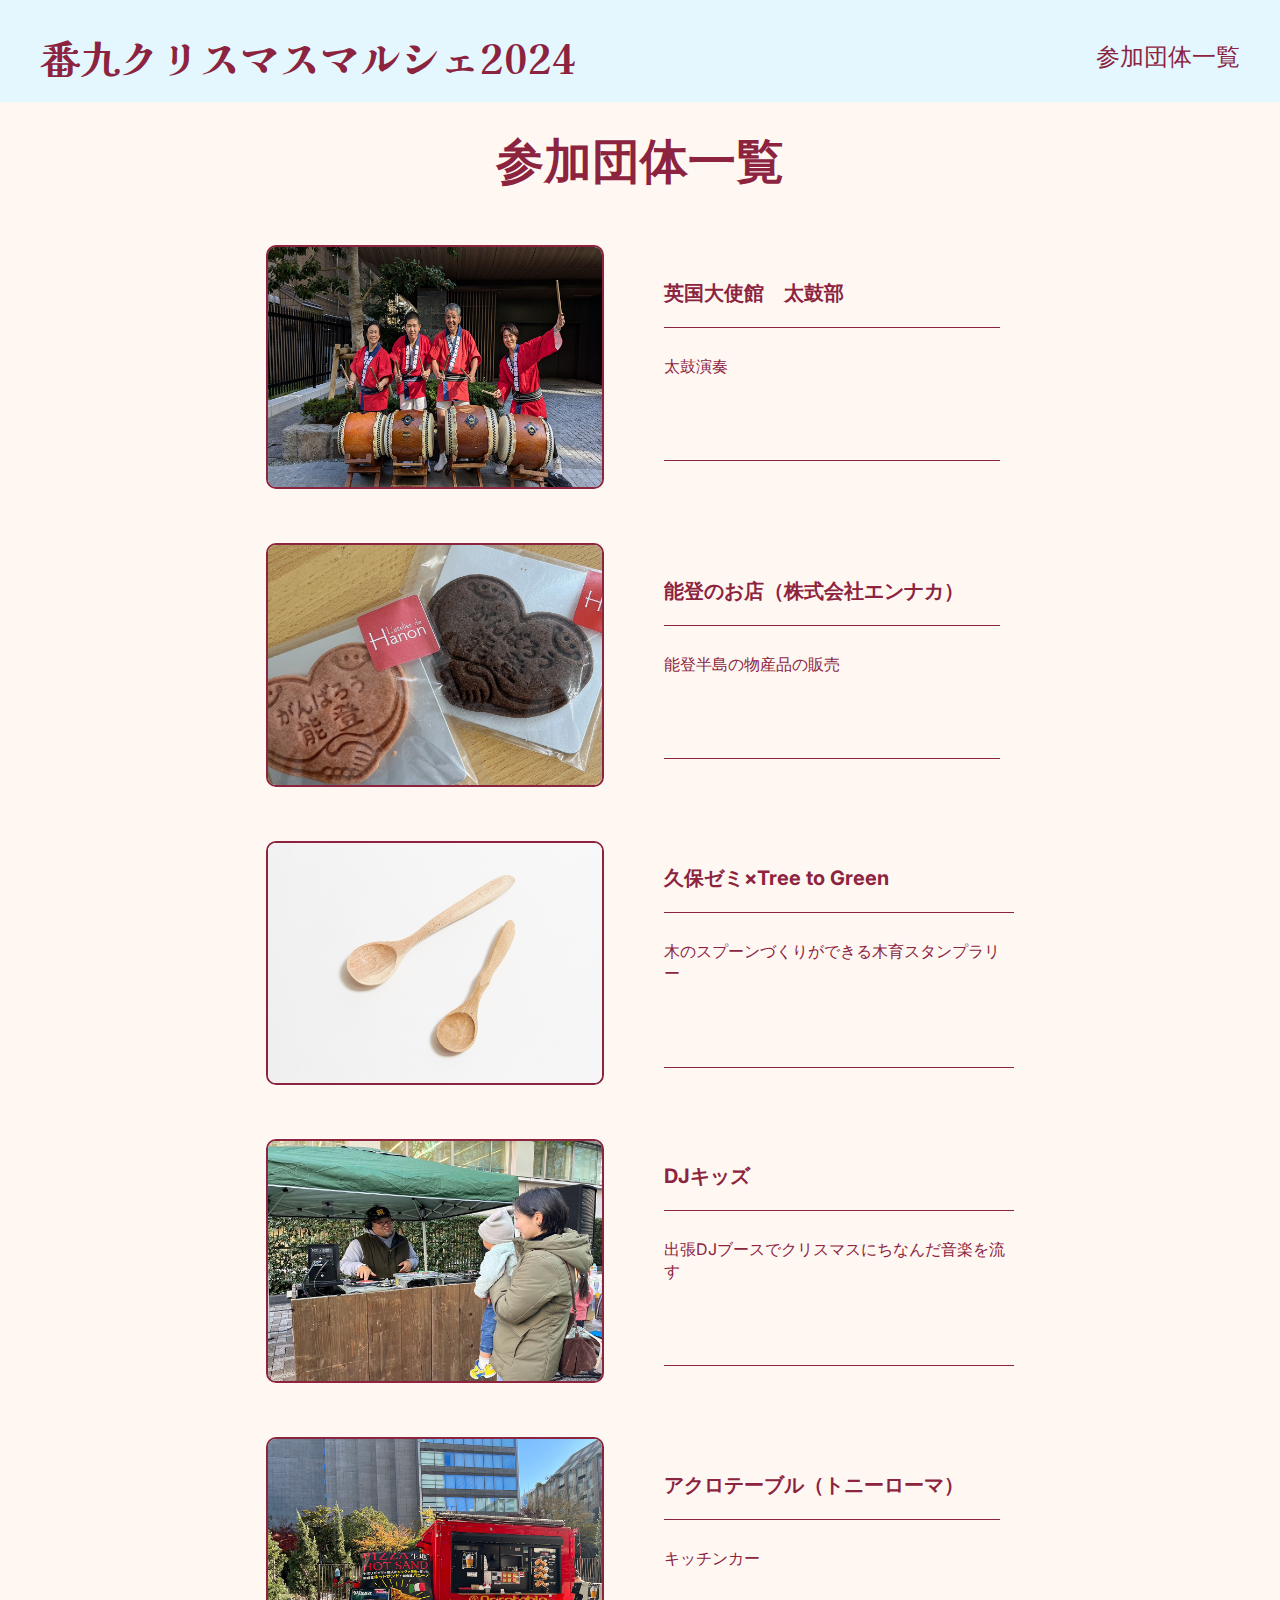
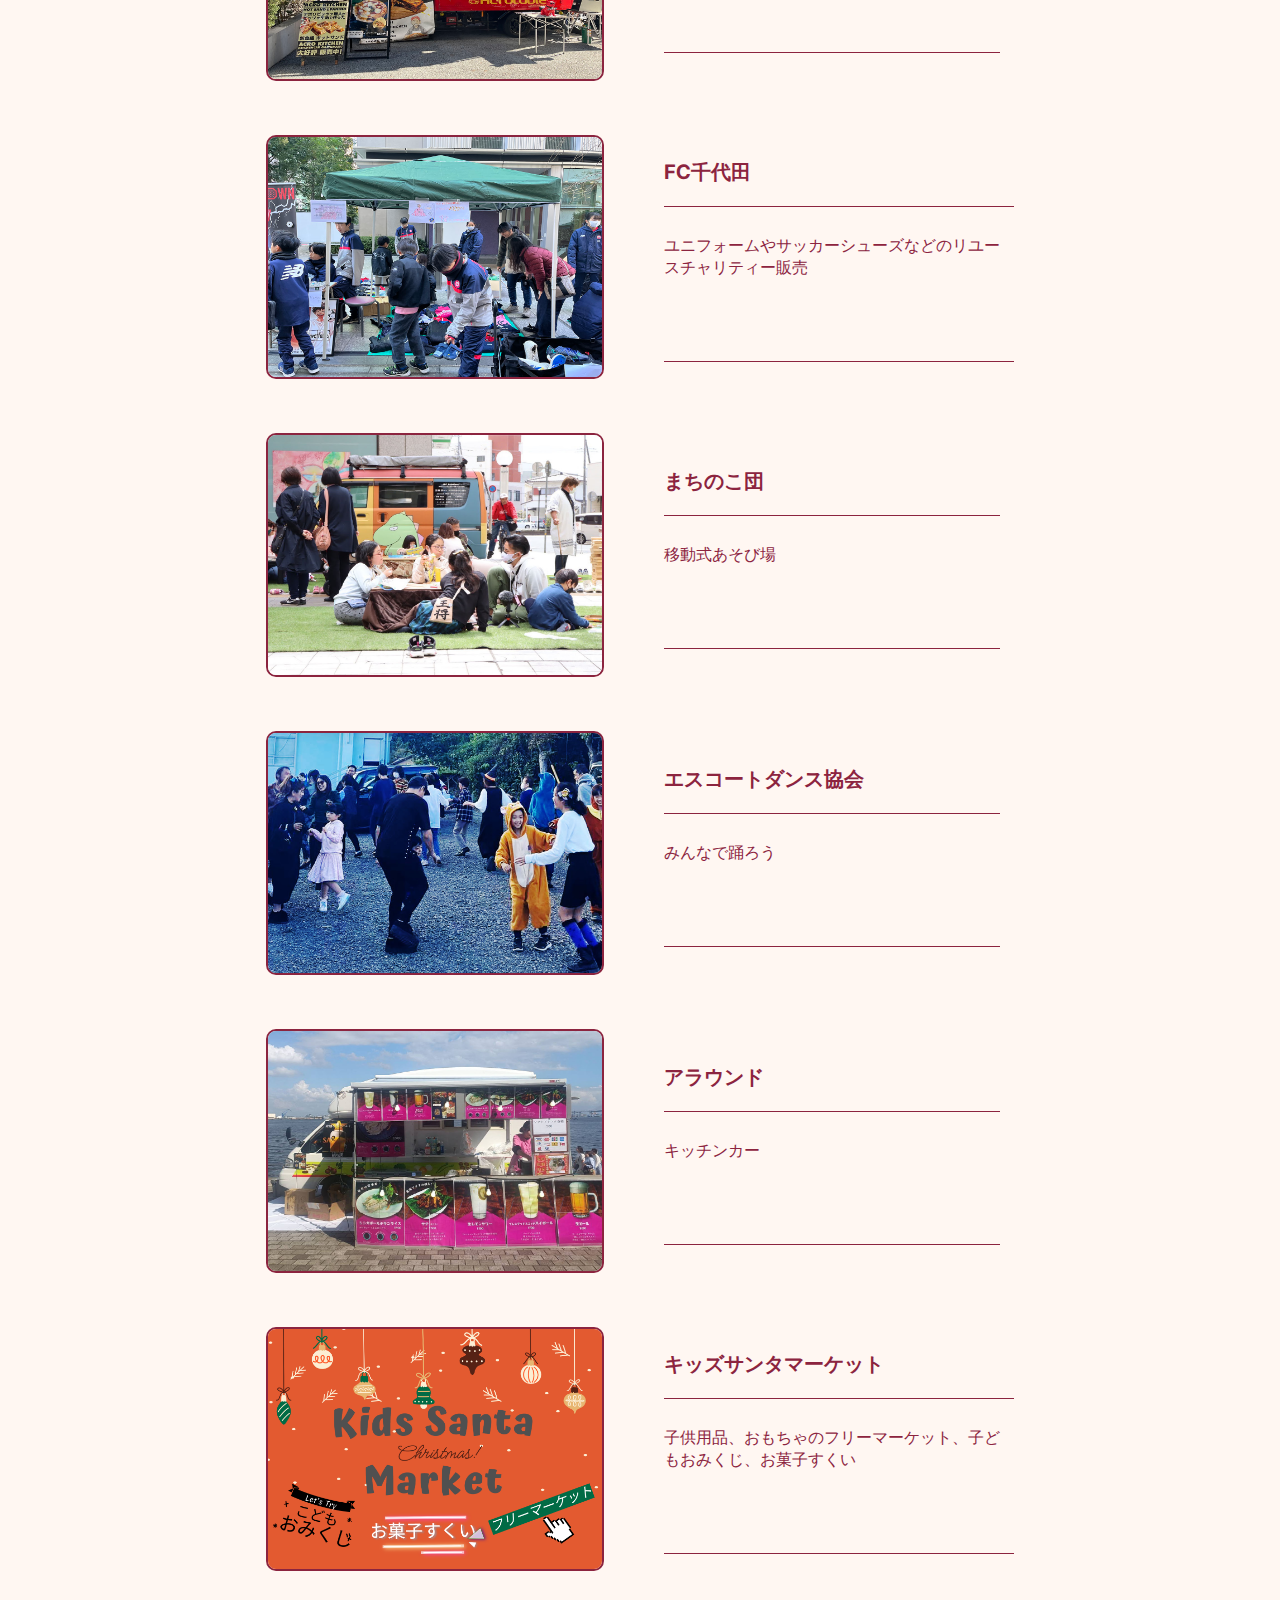
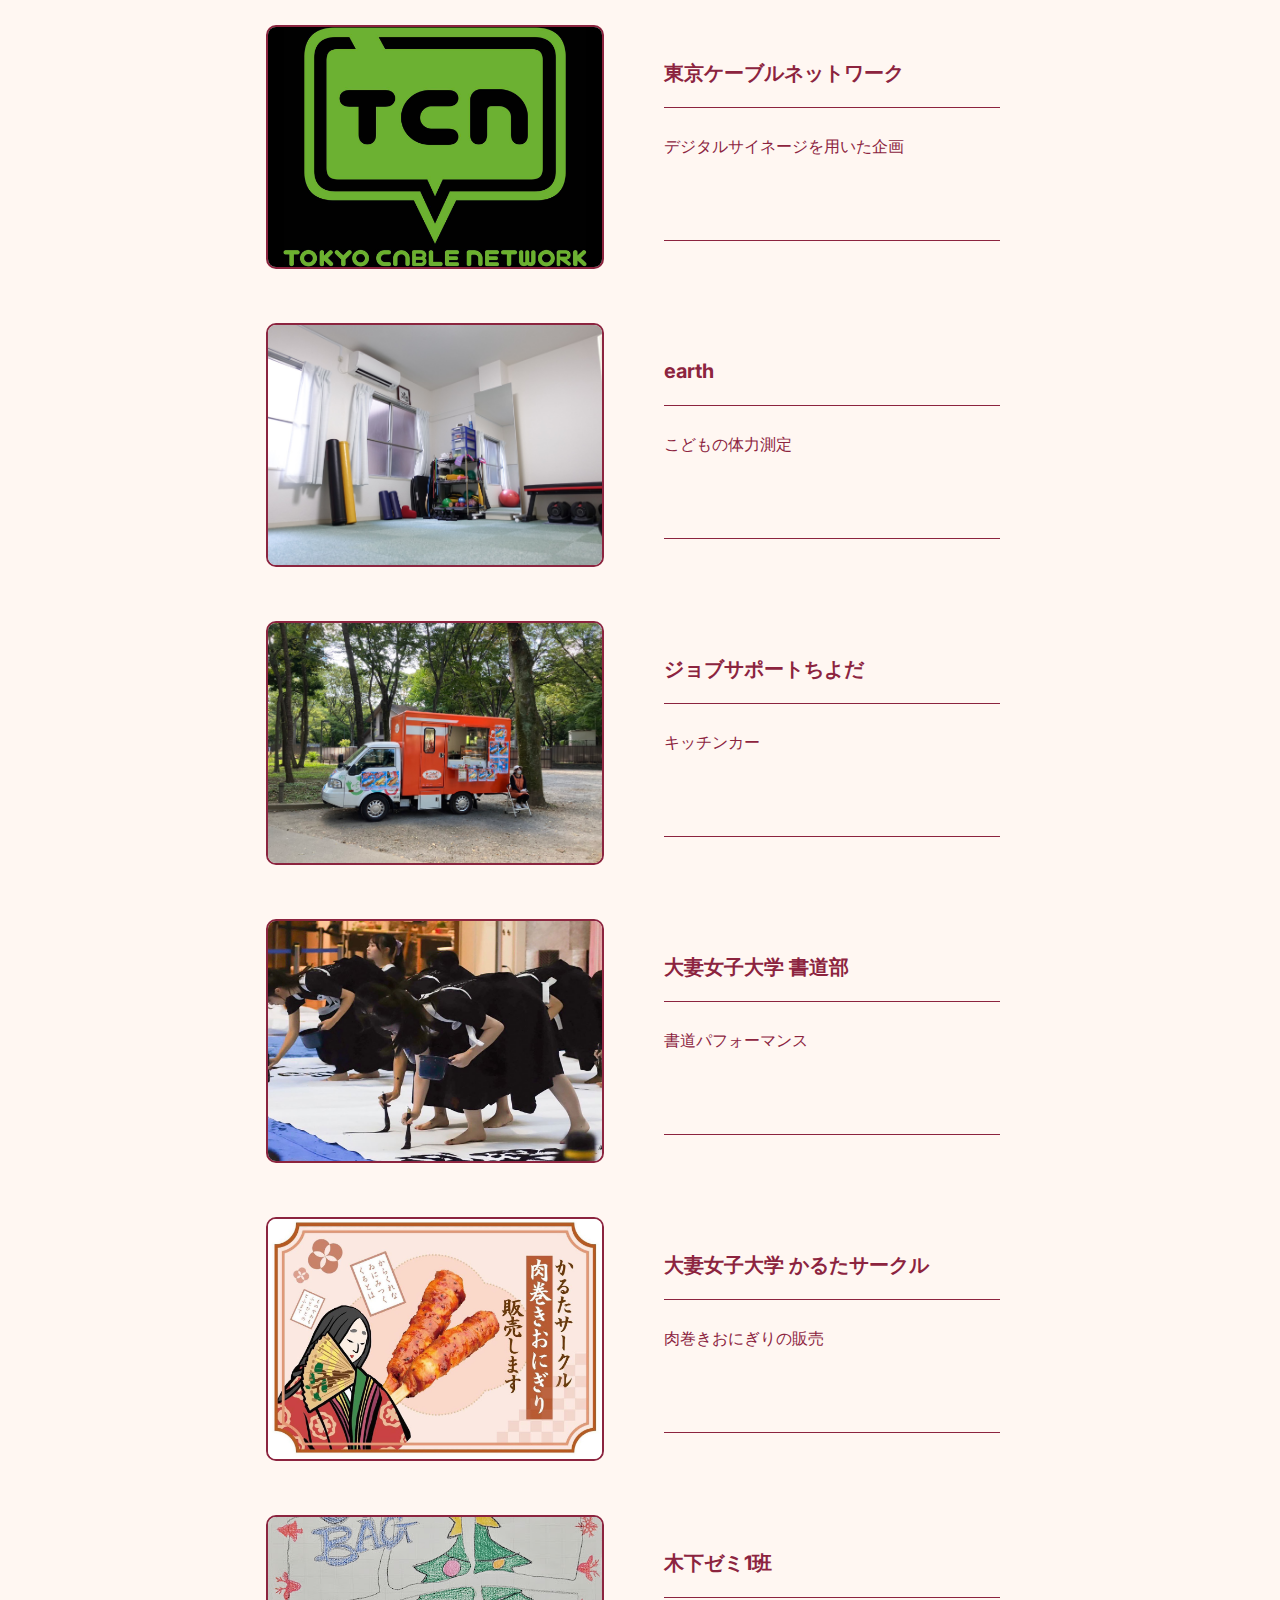
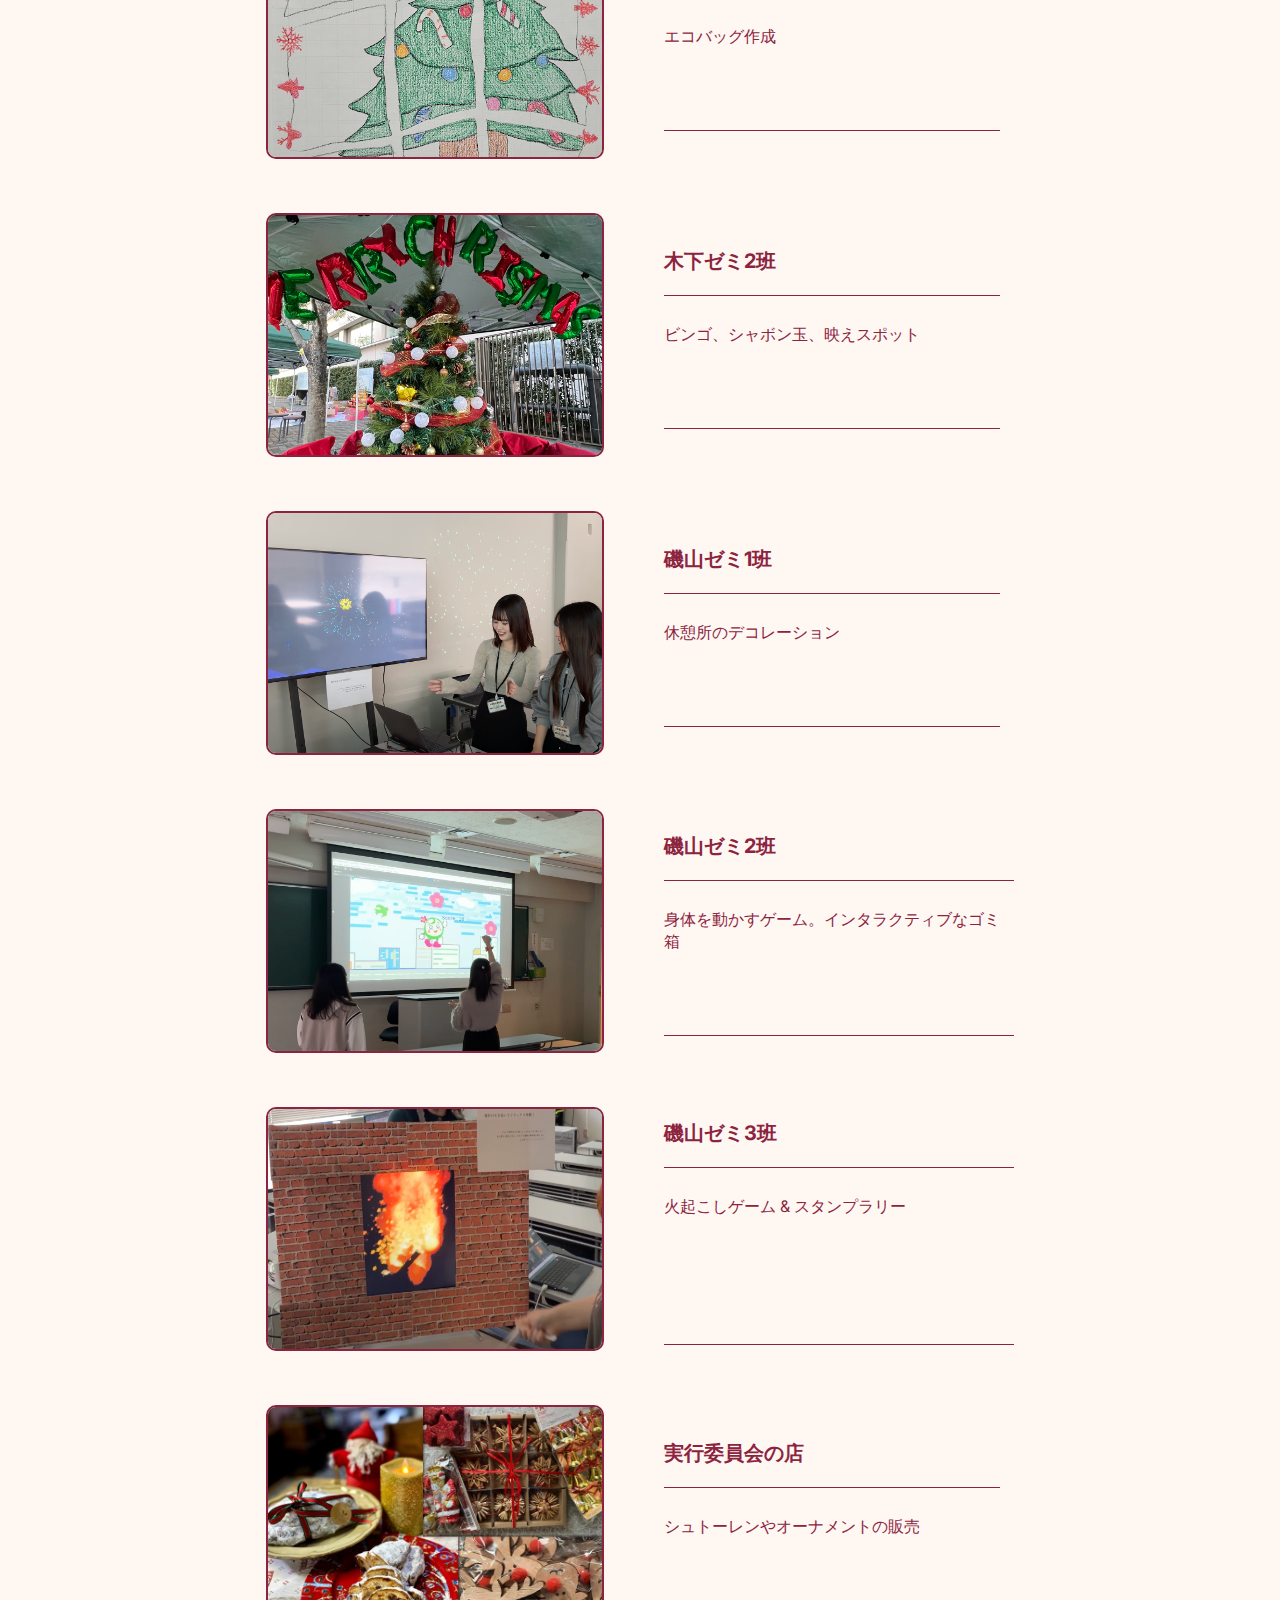
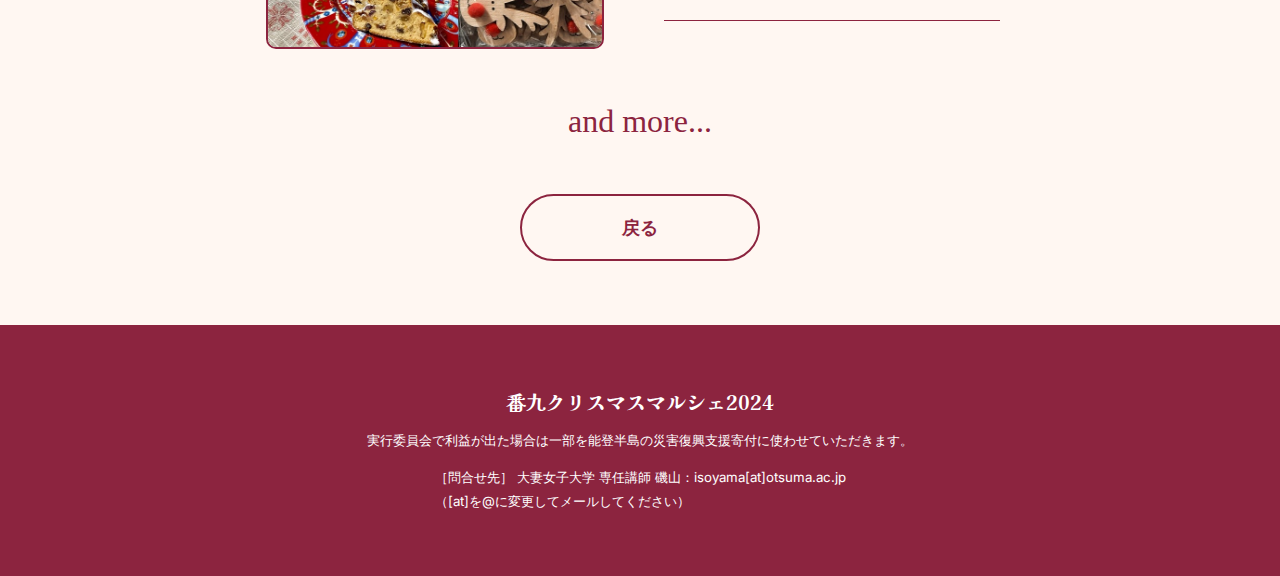
<file: parti.html>
<!DOCTYPE html>
<html>

<head>
    <meta charset="utf-8">
    <meta name="viewport" content="initial-scale=1, width=device-width">

    <link rel="stylesheet" href="./parti.css" />
    <link rel="stylesheet" href="https://fonts.googleapis.com/css2?family=Kaisei Tokumin:wght@700&display=swap" />
    <link rel="stylesheet"
        href="https://fonts.googleapis.com/css2?family=Tiro Devanagari Marathi:wght@400&display=swap" />
    <link rel="stylesheet" href="https://fonts.googleapis.com/css2?family=Inter:wght@400;500;600;700&display=swap" />


</head>

<body>
    <header class="header">
        <b class="christmas-font" onclick="location.href='./index.html'">番九クリスマスマルシェ2024</b>
        <b class="font2" onclick="location.href='./parti.html'">参加団体一覧</b>
    </header>

    <div class="header-overlay">
    </div>


    <div class="participation-container">
            <b class="h1">参加団体一覧</b>
            <div class="participation-container-detail">
                <div class="participation-detail-parent">
                    <div class="moleclues-card">
                        <img class="moleclues-card-child" alt="" src="img/taiko.jpg">
                
                        <!-- <div class="text-box-card ">
                                                        <div class="h4">お店の名前</div>
                                                        <div class="h5">テキストが入りますテキストが入りますテキストが入りますテキストが入りますテキストが入り...</div>
                                                    </div> -->
                    </div>
                    <div class="participation-detail-textarea">
                        <b class="participation-detail-title">英国大使館　太鼓部</b>
                        <div class="participation-detail-text">
                            <p class="font10">太鼓演奏</p>
                            <p class="font11">テキストが入りますテキストが入りますテキス</p>
                        </div>
                    </div>
                </div>
                <div class="participation-detail-parent">
                    <div class="moleclues-card">
                        <img class="moleclues-card-child" alt="" src="img/NotoCookie2.png">
                
                        <!-- <div class="text-box-card ">
                                                                        <div class="h4">お店の名前</div>
                                                                        <div class="h5">テキストが入りますテキストが入りますテキストが入りますテキストが入りますテキストが入り...</div>
                                                                    </div> -->
                    </div>
                    <div class="participation-detail-textarea">
                        <b class="participation-detail-title">能登のお店（株式会社エンナカ）</b>
                        <div class="participation-detail-text">
                            <p class="font10">能登半島の物産品の販売</p>
                            <p class="font11">テキストが入りますテキストが入りますテキス</p>
                        </div>
                    </div>
                </div>
                <div class="participation-detail-parent">
                    <div class="moleclues-card">
                        <img class="moleclues-card-child" alt="" src="img/spoon.png">
                
                        <!-- <div class="text-box-card ">
                                                                        <div class="h4">お店の名前</div>
                                                                        <div class="h5">テキストが入りますテキストが入りますテキストが入りますテキストが入りますテキストが入り...</div>
                                                                    </div> -->
                    </div>
                    <div class="participation-detail-textarea">
                        <b class="participation-detail-title">久保ゼミ×Tree to Green</b>
                        <div class="participation-detail-text">
                            <p class="font10">木のスプーンづくりができる木育スタンプラリー</p>
                            <p class="font11">テキストが入りますテキストが入りますテキス</p>
                        </div>
                    </div>
                </div>
                <div class="participation-detail-parent">
                    <div class="moleclues-card">
                        <img class="moleclues-card-child" alt="" src="img/DJ_kids.jpg">
                
                        <!-- <div class="text-box-card ">
                                                                                        <div class="h4">お店の名前</div>
                                                                                        <div class="h5">テキストが入りますテキストが入りますテキストが入りますテキストが入りますテキストが入り...</div>
                                                                                    </div> -->
                    </div>
                    <div class="participation-detail-textarea">
                        <b class="participation-detail-title">DJキッズ</b>
                        <div class="participation-detail-text">
                            <p class="font10">出張DJブースでクリスマスにちなんだ音楽を流す</p>
                            <p class="font11">テキストが入りますテキストが入りますテキス</p>
                        </div>
                    </div>
                </div>
                <div class="participation-detail-parent">
                    <div class="moleclues-card">
                        <img class="moleclues-card-child" alt="" src="img/Tony Roma.jpg">
                
                        <!-- <div class="text-box-card ">
                                                                                        <div class="h4">お店の名前</div>
                                                                                        <div class="h5">テキストが入りますテキストが入りますテキストが入りますテキストが入りますテキストが入り...</div>
                                                                                    </div> -->
                    </div>
                    <div class="participation-detail-textarea">
                        <b class="participation-detail-title">アクロテーブル（トニーローマ）</b>
                        <div class="participation-detail-text">
                            <p class="font10">キッチンカー</p>
                            <p class="font11">テキストが入りますテキストが入りますテキス</p>
                        </div>
                    </div>
                </div>
                <div class="participation-detail-parent">
                    <div class="moleclues-card">
                        <img class="moleclues-card-child" alt="" src="img/FCchiyoda.jpg">
                
                        <!-- <div class="text-box-card ">
                                                                                        <div class="h4">お店の名前</div>
                                                                                        <div class="h5">テキストが入りますテキストが入りますテキストが入りますテキストが入りますテキストが入り...</div>
                                                                                    </div> -->
                    </div>
                    <div class="participation-detail-textarea">
                        <b class="participation-detail-title">FC千代田</b>
                        <div class="participation-detail-text">
                            <p class="font10">ユニフォームやサッカーシューズなどのリユースチャリティー販売</p>
                            <p class="font11">テキストが入りますテキストが入りますテキス</p>
                        </div>
                    </div>
                </div>
                <div class="participation-detail-parent">
                    <div class="moleclues-card">
                        <img class="moleclues-card-child" alt="" src="img/hitachi.jpg">
                
                        <!-- <div class="text-box-card ">
                                                                                        <div class="h4">お店の名前</div>
                                                                                        <div class="h5">テキストが入りますテキストが入りますテキストが入りますテキストが入りますテキストが入り...</div>
                                                                                    </div> -->
                    </div>
                    <div class="participation-detail-textarea">
                        <b class="participation-detail-title">まちのこ団</b>
                        <div class="participation-detail-text">
                            <p class="font10">移動式あそび場</p>
                            <p class="font11">テキストが入りますテキストが入りますテキス</p>
                        </div>
                    </div>
                </div>
                <div class="participation-detail-parent">
                    <div class="moleclues-card">
                        <img class="moleclues-card-child" alt="" src="img/dance.jpg">
                
                        <!-- <div class="text-box-card ">
                                                                                        <div class="h4">お店の名前</div>
                                                                                        <div class="h5">テキストが入りますテキストが入りますテキストが入りますテキストが入りますテキストが入り...</div>
                                                                                    </div> -->
                    </div>
                    <div class="participation-detail-textarea">
                        <b class="participation-detail-title">エスコートダンス協会</b>
                        <div class="participation-detail-text">
                            <p class="font10">みんなで踊ろう</p>
                            <p class="font11">テキストが入りますテキストが入りますテキス</p>
                        </div>
                    </div>
                </div>
                <div class="participation-detail-parent">
                    <div class="moleclues-card">
                        <img class="moleclues-card-child" alt="" src="img/around.jpg">
                
                        <!-- <div class="text-box-card ">
                                                                                                        <div class="h4">お店の名前</div>
                                                                                                        <div class="h5">テキストが入りますテキストが入りますテキストが入りますテキストが入りますテキストが入り...</div>
                                                                                                    </div> -->
                    </div>
                    <div class="participation-detail-textarea">
                        <b class="participation-detail-title">アラウンド</b>
                        <div class="participation-detail-text">
                            <p class="font10">キッチンカー</p>
                            <p class="font11">テキストが入りますテキストが入りますテキス</p>
                        </div>
                    </div>
                </div>
                <div class="participation-detail-parent">
                    <div class="moleclues-card">
                        <img class="moleclues-card-child" alt="" src="img/kidsmarket.jpg">
                
                        <!-- <div class="text-box-card ">
                                                                                                        <div class="h4">お店の名前</div>
                                                                                                        <div class="h5">テキストが入りますテキストが入りますテキストが入りますテキストが入りますテキストが入り...</div>
                                                                                                    </div> -->
                    </div>
                    <div class="participation-detail-textarea">
                        <b class="participation-detail-title">キッズサンタマーケット</b>
                        <div class="participation-detail-text">
                            <p class="font10">子供用品、おもちゃのフリーマーケット、子どもおみくじ、お菓子すくい</p>
                            <p class="font11">テキストが入りますテキストが入りますテキス</p>
                        </div>
                    </div>
                </div>
                <div class="participation-detail-parent">
                    <div class="moleclues-card">
                        <img class="moleclues-card-child" alt="" src="img/network2.png">
                
                        <!-- <div class="text-box-card ">
                                                                                                                                        <div class="h4">お店の名前</div>
                                                                                                                                        <div class="h5">テキストが入りますテキストが入りますテキストが入りますテキストが入りますテキストが入り...</div>
                                                                                                                                    </div> -->
                    </div>
                    <div class="participation-detail-textarea">
                        <b class="participation-detail-title">東京ケーブルネットワーク</b>
                        <div class="participation-detail-text">
                            <p class="font10">デジタルサイネージを用いた企画</p>
                            <p class="font11">テキストが入りますテキストが入りますテキス</p>
                        </div>
                    </div>
                </div>
                <div class="participation-detail-parent">
                    <div class="moleclues-card">
                        <img class="moleclues-card-child" alt="" src="img/yoga.jpg">
                
                        <!-- <div class="text-box-card ">
                                                                                                                                                        <div class="h4">お店の名前</div>
                                                                                                                                                        <div class="h5">テキストが入りますテキストが入りますテキストが入りますテキストが入りますテキストが入り...</div>
                                                                                                                                                    </div> -->
                    </div>
                    <div class="participation-detail-textarea">
                        <b class="participation-detail-title">earth</b>
                        <div class="participation-detail-text">
                            <p class="font10">こどもの体力測定</p>
                            <p class="font11">テキストが入りますテキストが入りますテキス</p>
                        </div>
                    </div>
                </div>
                <div class="participation-detail-parent">
                    <div class="moleclues-card">
                        <img class="moleclues-card-child" alt="" src="img/jobsupo.JPG">
                
                        <!-- <div class="text-box-card ">
                                                                                                                        <div class="h4">お店の名前</div>
                                                                                                                        <div class="h5">テキストが入りますテキストが入りますテキストが入りますテキストが入りますテキストが入り...</div>
                                                                                                                    </div> -->
                    </div>
                    <div class="participation-detail-textarea">
                        <b class="participation-detail-title">ジョブサポートちよだ</b>
                        <div class="participation-detail-text">
                            <p class="font10">キッチンカー</p>
                            <p class="font11">テキストが入りますテキストが入りますテキス</p>
                        </div>
                    </div>
                </div>
                <div class="participation-detail-parent">
                    <div class="moleclues-card">
                        <img class="moleclues-card-child" alt="" src="img/shodou.jpg">
                
                        <!-- <div class="text-box-card ">
                                                        <div class="h4">お店の名前</div>
                                                        <div class="h5">テキストが入りますテキストが入りますテキストが入りますテキストが入りますテキストが入り...</div>
                                                    </div> -->
                    </div>
                    <div class="participation-detail-textarea">
                        <b class="participation-detail-title">大妻女子大学 書道部</b>
                        <div class="participation-detail-text">
                            <p class="font10">書道パフォーマンス</p>
                            <p class="font11">テキストが入りますテキストが入りますテキス</p>
                        </div>
                    </div>
                </div>
                <div class="participation-detail-parent">
                    <div class="moleclues-card">
                        <img class="moleclues-card-child" alt="" src="img/karuta.jpg">
                
                        <!-- <div class="text-box-card ">
                                                                        <div class="h4">お店の名前</div>
                                                                        <div class="h5">テキストが入りますテキストが入りますテキストが入りますテキストが入りますテキストが入り...</div>
                                                                    </div> -->
                    </div>
                    <div class="participation-detail-textarea">
                        <b class="participation-detail-title">大妻女子大学 かるたサークル</b>
                        <div class="participation-detail-text">
                            <p class="font10">肉巻きおにぎりの販売</p>
                            <p class="font11">テキストが入りますテキストが入りますテキス</p>
                        </div>
                    </div>
                </div>
                <div class="participation-detail-parent">
                    <div class="moleclues-card">
                        <img class="moleclues-card-child" alt="" src="img/kinoshita2.jpg">
                
                        <!-- <div class="text-box-card ">
                                                                                                        <div class="h4">お店の名前</div>
                                                                                                        <div class="h5">テキストが入りますテキストが入りますテキストが入りますテキストが入りますテキストが入り...</div>
                                                                                                    </div> -->
                    </div>
                    <div class="participation-detail-textarea">
                        <b class="participation-detail-title">木下ゼミ1班</b>
                        <div class="participation-detail-text">
                            <p class="font10">エコバッグ作成</p>
                            <p class="font11">テキストが入りますテキストが入りますテキス</p>
                        </div>
                    </div>
                </div>
                <div class="participation-detail-parent">
                    <div class="moleclues-card">
                        <img class="moleclues-card-child" alt="" src="img/kinoshita.png">
                
                        <!-- <div class="text-box-card ">
                                                                                        <div class="h4">お店の名前</div>
                                                                                        <div class="h5">テキストが入りますテキストが入りますテキストが入りますテキストが入りますテキストが入り...</div>
                                                                                    </div> -->
                    </div>
                    <div class="participation-detail-textarea">
                        <b class="participation-detail-title">木下ゼミ2班</b>
                        <div class="participation-detail-text">
                            <p class="font10">ビンゴ、シャボン玉、映えスポット</p>
                            <p class="font11">テキストが入りますテキストが入りますテキス</p>
                        </div>
                    </div>
                </div>
                <div class="participation-detail-parent">
                    <div class="moleclues-card">
                        <img class="moleclues-card-child" alt="" src="img/fireworks.png">
                
                        <!-- <div class="text-box-card ">
                                            <div class="h4">お店の名前</div>
                                            <div class="h5">テキストが入りますテキストが入りますテキストが入りますテキストが入りますテキストが入り...</div>
                                        </div> -->
                    </div>
                    <div class="participation-detail-textarea">
                        <b class="participation-detail-title">磯山ゼミ1班</b>
                        <div class="participation-detail-text">
                            <p class="font10">休憩所のデコレーション</p>
                            <p class="font11">テキストが入りますテキストが入りますテキス</p>
                        </div>
                    </div>
                </div>
                <div class="participation-detail-parent">
                    <div class="moleclues-card">
                        <img class="moleclues-card-child" alt="" src="img/jump2.png">
                
                        <!-- <div class="text-box-card ">
                                                        <div class="h4">お店の名前</div>
                                                        <div class="h5">テキストが入りますテキストが入りますテキストが入りますテキストが入りますテキストが入り...</div>
                                                    </div> -->
                    </div>
                    <div class="participation-detail-textarea">
                        <b class="participation-detail-title">磯山ゼミ2班</b>
                        <div class="participation-detail-text">
                            <p class="font10">身体を動かすゲーム。インタラクティブなゴミ箱</p>
                            <p class="font11">テキストが入りますテキストが入りますテキス</p>
                        </div>
                    </div>
                </div>
                <div class="participation-detail-parent">
                    <div class="moleclues-card">
                        <img class="moleclues-card-child" alt="" src="img/fire4.png">
                
                        <!-- <div class="text-box-card ">
                                                                        <div class="h4">お店の名前</div>
                                                                        <div class="h5">テキストが入りますテキストが入りますテキストが入りますテキストが入りますテキストが入り...</div>
                                                                    </div> -->
                    </div>
                    <div class="participation-detail-textarea">
                        <b class="participation-detail-title">磯山ゼミ3班</b>
                        <div class="participation-detail-text">
                            <p class="font10">火起こしゲーム & スタンプラリー</p>
                            <p class="font11">テキストが入りますテキストが入りますテキステキストが入りますテキストが入りますテキステキストが入りますテ</p>
                        </div>
                    </div>
                </div>
                <div class="participation-detail-parent">
                    <div class="moleclues-card">
                        <img class="moleclues-card-child" alt="" src="img/cookie.JPG">
                
                        <!-- <div class="text-box-card ">
                                                                        <div class="h4">お店の名前</div>
                                                                        <div class="h5">テキストが入りますテキストが入りますテキストが入りますテキストが入りますテキストが入り...</div>
                                                                    </div> -->
                    </div>
                    <div class="participation-detail-textarea">
                        <b class="participation-detail-title">実行委員会の店</b>
                        <div class="participation-detail-text">
                            <p class="font10">シュトーレンやオーナメントの販売</p>
                            <p class="font11">テキストが入りますテキストが入りますテキス</p>
                        </div>
                    </div>
                </div>
                <div class="font12">and more...</div>
                <button class="more-button" onclick="location.href='./index.html'">戻る</button>
            </div>
    </div>
    <div class="parent5">
        <b class="b1">番九クリスマスマルシェ2024</b>
        <!-- <div class="div29">
                    本イベントは、大妻女子大学令和6年度地域連携プロジェクト「子どもと緑が育つ番町・九段のまちづくり提案」<br>ならびに、令和6年度千代田区プレイスメイキング等の実証実験事業<br>「屋外公共空間で人がつながるエリマネに向けた街路イベントの実証実験」<br>の一環で行っています。
                </div> -->
        <div class="div29">実行委員会で利益が出た場合は一部を能登半島の災害復興支援寄付に使わせていただきます。</div>
        <div class="div29">［問合せ先］ 大妻女子大学 専任講師 磯山：isoyama[at]otsuma.ac.jp<br>（[at]を@に変更してメールしてください）</div>
    </div>


</body>

</html>
</file>
<file: parti.css>
body{
    background-color: #fff7f2;
        margin: 0;
            padding: 12;
            width: 100%;
            height: 100%;
}

/* トップ */
.header {
    align-self: stretch;
    position: fixed;
    top: 0;
    left: 0;
    right: 0;
    max-width: 100vw;
    background-color: #e4f7ff;
    display: flex;
    align-items: center;
    justify-content: space-between;
    padding: 28px 40px 16px;
    box-sizing: border-box;
    text-align: left;
    font-size: 40px;
    color: #8c243f;
    z-index: 5;
}

.font2 {
    font-size: 24px;
    font-family: Inter;
    font-weight: 500;
    cursor: pointer;
}

@media (max-width: 768px) {
    .header {
        font-size: 30px;
    }

    .font2 {
        font-size: 20px;
    }
}

/* さらに小さな画面幅、例えば500px以下の場合、もっと小さくする */
@media (max-width: 425px) {
    .header {
        font-size: 22px;
        padding: 20px 20px 12px;
    }

    .font2 {
        font-size: 12px;
    }
}
@media (max-width: 405px) {
    .header {
        font-size: 20px;
    }

}

@media (max-width: 375px) {
    .header {
        font-size: 18px;
        padding: 20px 20px 12px;
    }

    .font2 {
        font-size: 12px;
    }
}

@media (max-width: 320px) {
    .header {
        font-size: 16px;
        padding: 20px 12px 12px;
    }
}.christmas-font {
    position: relative;
    font-family: 'Kaisei Tokumin';
    cursor: pointer;
}

.header-overlay {
    width: 100%;
    align-self: stretch;
    height: 80px;
    align-items: center;
}

@media (max-width: 425px) {
    .header-overlay {
        height: 60px;
    }
}
@media (max-width: 375px) {
    .header-overlay {
        height: 50px;
    }
}
@media (max-width: 320px) {
    .header-overlay {
        height: 40px;
    }
}

/* 参加団体 */

.participation-container {
    align-self: stretch;
    background-color: #fff7f2;
    display: flex;
    flex-direction: column;
    align-items: center;
    justify-content: flex-start;
    padding: 24px 24px 64px;
    gap: 24px;
}

.h1 {
    align-self: stretch;
    line-height: 76.8px;
    font-size: 48px;
    color: #8c243f;
    padding: 20px;
    position: relative;
    text-align: center;
}
@media (max-width: 425px) {
    .h1 {
        font-size: 32px;
        line-height: 50px;
        padding:18px;
    }
}

@media (max-width: 375px) {
    .h1 {
        font-size: 24px;
        line-height: 40px;
        padding: 16px;
    }
}

@media (max-width: 320px) {
    .h1 {
        font-size: 20px;
        line-height: 30px;
        padding: 12px;
    }
}

/* カード */
.h4 {
    align-self: stretch;
    position: relative;
    line-height: 24.64px;
    font-weight: 600;
    display: flex;
    align-items: center;
    height: 24.6px;
    font-size: 17.6px;
    color: #8c243f;
}

.h5 {
    align-self: stretch;
    position: relative;
    font-size: 13.6px;
    line-height: 24.48px;
    display: flex;
    align-items: center;
    align-self: auto;
    flex-shrink: 0;
    color: #8c243f;
}

.text-box-card {
    align-self: stretch;
    display: flex;
    flex-direction: column;
    align-items: flex-start;
    justify-content: flex-start;
    padding: 20px 16px;
    gap: 8px;
    z-index: 2;
}

.moleclues-card {
    width: 338px;
    border-radius: 10px;
    border: 2px solid #8c243f;
    box-sizing: border-box;
    overflow: hidden;
    flex-shrink: 0;
    display: flex;
    flex-direction: column;
    align-items: center;
    justify-content: flex-start;
    transition: background-color 0.5s ease;
    overflow: hidden;
}

.moleclues-card-child {
    align-self: stretch;
    position: relative;
    max-width: 100%;
    overflow: hidden;
    height: 240px;
    flex-shrink: 0;
    object-fit: cover;
    overflow: hidden;
}

/* 参加団体一覧セクション */
.participation-container-detail{
    align-self: stretch;
    display: flex;
    flex-direction: column;
    align-items: center;
    gap: 54px;
}
.participation-detail-parent{
    display: flex;
    flex-direction: row;
    align-items: center;
    justify-content: flex-start;
    gap: 60px;
    text-align: left;
    color: #8c243f;
    font-family: Inter;
    padding: 0px 20px;
}
@media (max-width: 700px) {
    .participation-detail-parent {
        flex-direction: column;
        gap: 20px;
    }
}
@media (max-width: 425px) {
    .participation-detail-parent {
        flex-direction: column;
        gap: 20px;
    }
}
@media (max-width: 320px) {
    .moleclues-card {
        width: 300px;
    }
}


.participation-detail-textarea{
    display: flex;
    flex-direction: column;
    align-items: flex-start;
    justify-content: flex-start;
    gap:14px;
    width: 350px;
}

@media (max-width: 768px) {
    .participation-detail-textarea {
        width: 290px;
    }
}

@media (max-width: 320px) {
    .participation-detail-textarea {
        width: 290px;
    }
}


.participation-detail-title{
    font-size: 20px;
    line-height: 40px;
}
.participation-detail-text{
    border-top: 1px solid #8c243f;
    border-bottom: 1px solid #8c243f;
    display: flex;
    flex-direction: column;
    align-items: flex-start;
    padding: 12px 0px;
}

.more-button {
    position: relative;
    line-height: 31.68px;
    font-weight: 600;
    border: 2px solid #8c243f;
    border-radius: 40px;
    padding: 16px 100px;
    font-size: 17.6px;
    background-color: #fff7f2;
    color: #8c243f;
    font-family: Inter;
    cursor: pointer;
}

@media (max-width: 425px) {
    .more-button {
        padding: 16px 70px;
    }
}

@media (max-width: 320px) {
    .more-button {
        padding: 16px 50px;
    }
}

.font12 {
    font-size: 32px;
    color: #8c243f;
}

.more-button:hover {
    background-color: #8c243f;
    color: #fff7f2;
    transition: transform 0.8s ease;
}
.font11{
    color: #fff7f2;
}

/* フッター */
.parent5 {
    align-self: stretch;
    background-color: #8c243f;
    display: flex;
    flex-direction: column;
    align-items: center;
    justify-content: flex-start;
    padding: 62px 30px;
    gap: 12px;
    font-size: 20px;
    color: #fff;
    font-family: 'Kaisei Tokumin';
}

.div29 {
    align-self: stretch;
    position: relative;
    font-size: 13.28px;
    line-height: 24.48px;
    font-family: Inter;
    display: flex;
    align-items: center;
    justify-content: center;
    /* height: 24.5px; */
    flex-shrink: 0;
    align-items: center;
}
</file>
